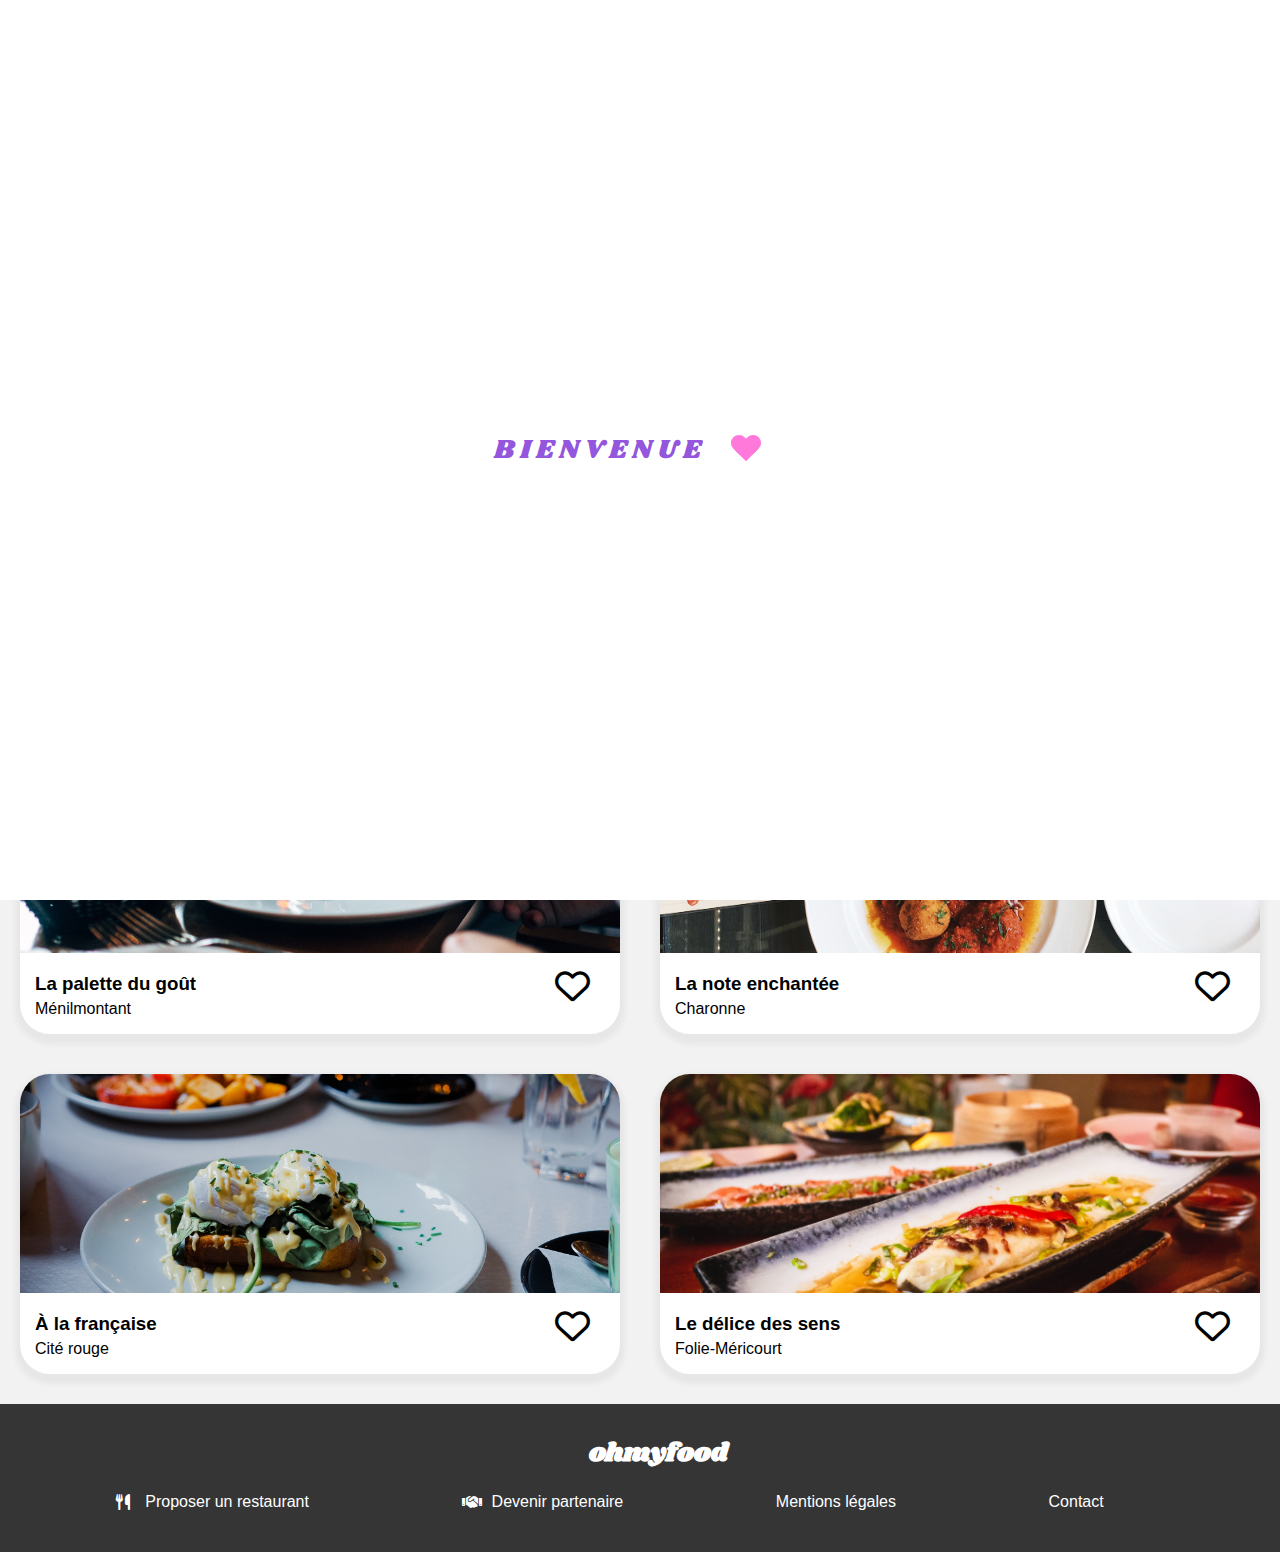
<file: index.html>
<!DOCTYPE html>
<html lang="fr">
    <head>
        <meta charset="utf-8">
        <meta name="viewport" content="width=device-width, initial-scale=1.0">
        <title>Oh My Food</title>
        <link rel="stylesheet" href="css/style.css">
    </head>
    
    <body class="accueil">
    <div class="spinner_loader">
        <span class="lettre">B</span>
        <span class="lettre">I</span>
        <span class="lettre">E</span>
        <span class="lettre">N</span>
        <span class="lettre">V</span>
        <span class="lettre">E</span>
        <span class="lettre">N</span>
        <span class="lettre">U</span>
        <span class="lettre">E</span>
        <div class="coeur">
            <div></div>
        </div>
    </div>
       
      <main class="main_accueil">
            <header>
                <img src="img/logos/ohmyfood.png" class="img_logo" alt="logo">
            </header>
             
            <form>
                <i class="fa-solid fa-location-dot"></i>
                <input type="search" placeholder="Paris, Belleville">
            </form>    
 
            <section class="section_bienvenue">
                <h1>Réservez le menu qui vous convient</h1>
                <p>Découvrez des restaurants d'exception,sélectionnés par nos soins.</p>
                <a href="#restaurants">Explorer nos restaurants.</a>
            </section>

            <section class="fonctionnement">
                <h2>Fonctionnement</h2>

                <ul>
                    <li>
                        <span class="numero">1</span>
                        <i class="fa-solid fa-mobile-screen-button"></i>
                        <p> Choisissez un restaurant </p>
                    </li>

                    <li>
                        <span class="numero">2</span>
                        <i class="fa-solid fa-list"></i>
                        <p>Composez votre menu</p>
                    </li>

                    <li>
                        <span class="numero">3</span>
                        <i class="fa-solid fa-store"></i>
                        <p>Dégustez au restaurant</p>
                    </li>
                </ul>
            </section>

            <article id="restaurants">
                <h2>Restaurants</h2>

                    <a href="menus/la_palette_du_gout.html">
                        <figure class="carte">
                            <img src="img/resto/la_palette_du_gout.jpg" class="img_restaurant" alt="Photo d'un plat du restaurant">
                            <figcaption>
                                <h3>La palette du goût</h3>   
                                <p>Ménilmontant</p> 
                                <figure>
                                    <i class="fa-regular fa-heart"></i>
                                    <i class="fa-solid fa-heart"></i>
                                </figure>                           
                                <div class="nouveau">Nouveau</div>
                            </figcaption>
                        </figure>
                    </a>

                    <a href="menus/la_note_enchantee.html">
                        <figure class="carte">
                            <img src="img/resto/la_note_enchantee.jpg" class="img_restaurant" alt="Photo d'un plat du restaurant">
                            <figcaption>
                                <h3>La note enchantée</h3>   
                                <p>Charonne</p> 
                                <figure>
                                    <i class="fa-regular fa-heart"></i>
                                    <i class="fa-solid fa-heart"></i>
                                </figure>
                                <div class="nouveau">Nouveau</div>
                            </figcaption>
                        </figure>
                    </a>

                    <a href="menus/a_la_francaise.html">
                        <figure class="carte">
                            <img src="img/resto/a_la_francaise.jpg" class="img_restaurant" alt="Photo d'un plat du restaurant">
                            <figcaption>
                                <h3>À la française</h3>   
                                <p>Cité rouge</p> 
                                <figure>
                                    <i class="fa-regular fa-heart"></i>
                                    <i class="fa-solid fa-heart"></i>
                                </figure>
                            </figcaption>
                        </figure>
                    </a>
                    
                    <a href="menus/le_delice_des_sens.html">
                        <figure class="carte">
                            <img src="img/resto/le_delice_des_sens.jpg" class="img_restaurant" alt="Photo d'un plat du restaurant">
                            <figcaption>
                                <h3>Le délice des sens</h3>   
                                <p>Folie-Méricourt</p> 
                                <figure>
                                    <i class="fa-regular fa-heart"></i>
                                    <i class="fa-solid fa-heart"></i>
                                </figure>
                            </figcaption>
                        </figure>
                    </a>
            </article>
        

            <footer>
                <h4>ohmyfood</h4>
                    <ul>
                        <li>
                            <a href="#">
                                <i class="fa-solid fa-utensils"></i>
                                <p>Proposer un restaurant</p>
                            </a>
                        </li>

                        <li>
                            <a href="#">
                                <i class="fa-solid fa-handshake"></i>
                                <p>Devenir partenaire</p>
                            </a>
                        </li>

                        <li>
                            <a href="#">Mentions légales</a>
                        </li>

                        <li>
                            <a href="mailto:contact@ohmyfood.com">Contact</a>
                        </li>
                    </ul>
            </footer>
        </main>
    </body>
</file>
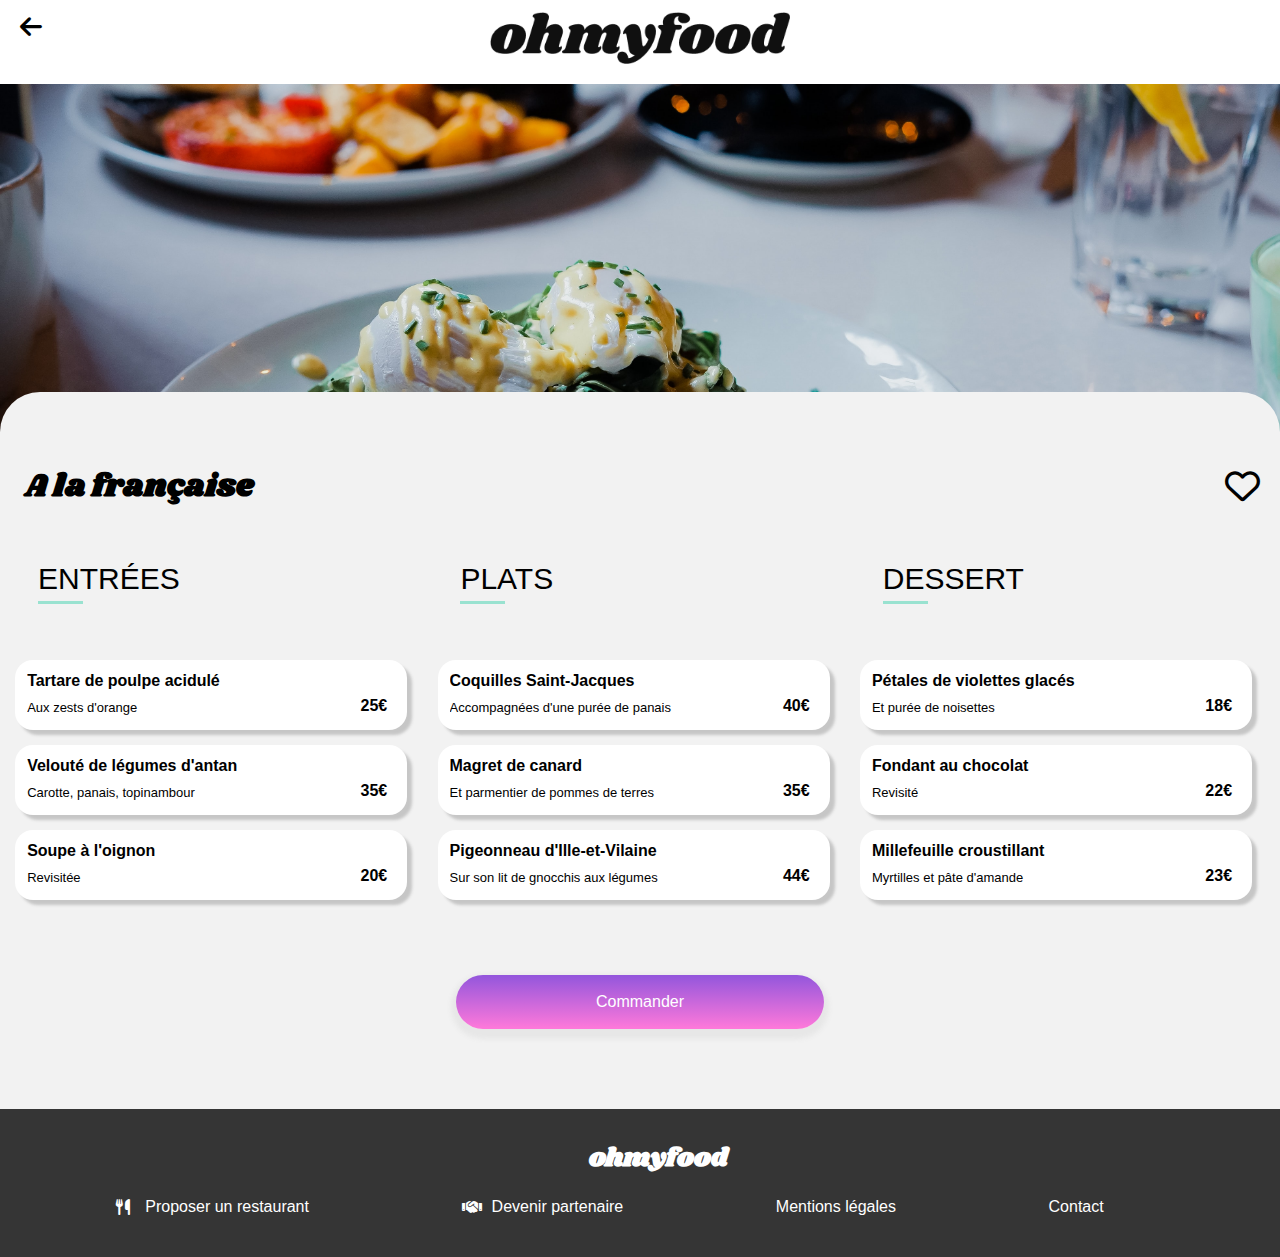
<file: menus/a_la_francaise.html>
<!DOCTYPE html>
<html lang="fr">
    <head>
        <meta charset="UTF-8">
        <meta name="viewport" content="width=device-width, initial-scale=1.0">
        <title>A la française</title>
        <link rel="stylesheet" href="../css/style.css">
    </head>
    <body>
    <header class="header_menu">
        <a href="../index.html">
            <i class="fa-solid fa-arrow-left"></i>
            <img src="../img/logos/ohmyfood.png" class="img_logo" alt="logo">
        </a>
    </header>

    <main>
        <header class="superposition">
            <img src="../img/resto/a_la_francaise.jpg" class="img_menu" alt="photo d'un plat du restaurant">
        </header>
        
        <article class="article_menu">
            <header class="titre_resto">
                <h1>A la française</h1>
                <i class="fa-regular fa-heart"></i>
                <i class="fa-solid fa-heart"></i>
            </header>
                <section class="section_menu">
                    <h2>Entrées</h2>
                        <ul class="entrees">
                            <li>
                                <section class="menu_texte">
                                    <h3>Tartare de poulpe acidulé</h3>
                                    <p>Aux zests d'orange</p>
                                </section>
                                <b>25€</b>
                                <label class="menu_validation">                                  
                                    <i class="fa-solid fa-circle-check"></i>
                                </label>
                                
                            </li>

                            <li>
                                <section class="menu_texte">
                                    <h3>Velouté de légumes d'antan</h3>
                                    <p>Carotte, panais, topinambour</p>
                                </section>
                                <b>35€</b>
                                <label class="menu_validation"> 
                                    <i class="fa-solid fa-circle-check"></i>
                                </label>
                            </li>

                            <li>
                                <section class="menu_texte">
                                    <h3>Soupe à l'oignon</h3>
                                    <p>Revisitée</p>
                                </section>
                                <b>20€</b>
                                <label class="menu_validation"> 
                                    <i class="fa-solid fa-circle-check"></i> 
                                </label>
                            </li>
                        </ul>
                </section>

                <section class="section_menu">
                    <h2>Plats</h2>
                    <ul class="plats">
                        <li>
                            <section class="menu_texte">
                                <h3>Coquilles Saint-Jacques</h3>
                                <p>Accompagnées d'une purée de panais</p>
                            </section>
                            <b>40€</b>
                            <label class="menu_validation"> 
                                <i class="fa-solid fa-circle-check"></i>
                            </label>
                        </li>

                        <li>
                            <section class="menu_texte">
                                <h3>Magret de canard</h3>
                                <p>Et parmentier de pommes de terres</p>
                            </section>
                            <b>35€</b>
                            <label class="menu_validation"> 
                                <i class="fa-solid fa-circle-check"></i>
                            </label>
                        </li>

                        <li>
                            <section class="menu_texte">
                                <h3>Pigeonneau d'Ille-et-Vilaine</h3>
                                <p>Sur son lit de gnocchis aux légumes</p>
                            </section>
                            <b>44€</b>
                            <label class="menu_validation"> 
                                <i class="fa-solid fa-circle-check"></i> 
                            </label>
                        </li>
                    </ul>
                </section>

                <section class="section_menu">
                    <h2>Dessert</h2>
                    <ul class="desserts">
                        <li>
                            <section class="menu_texte">
                                <h3>Pétales de violettes glacés</h3>
                                <p>Et purée de noisettes</p>
                            </section>
                            <b>18€</b>
                            <label class="menu_validation"> 
                                <i class="fa-solid fa-circle-check"></i>
                            </label>
                        </li>

                        <li>
                            <section class="menu_texte">
                                <h3>Fondant au chocolat</h3>
                                <p>Revisité</p>
                            </section>
                            <b>22€</b>
                            <label class="menu_validation"> 
                                <i class="fa-solid fa-circle-check"></i>
                            </label>
                        </li>

                        <li>
                            <section class="menu_texte">
                                <h3>Millefeuille croustillant</h3>
                                <p>Myrtilles et pâte d'amande</p>
                            </section>
                            <b>23€</b>
                            <label class="menu_validation"> 
                                <i class="fa-solid fa-circle-check"></i> 
                            </label>
                        </li>
                    </ul>
                </section>
                
                <a href="#">Commander</a>
        </article>
    </main>
   
    <footer>
        
            <h4>ohmyfood</h4>
                <ul>
                    <li>
                        <a class="footer_alignement" href="#">
                            <i class="fa-solid fa-utensils"></i>
                            <p>Proposer un restaurant</p>
                        </a>
                    </li>

                    <li>
                        <a class="footer_alignement" href="#">
                            <i class="fa-solid fa-handshake"></i>
                            <p>Devenir partenaire</p>
                        </a>
                    </li>

                    <li>
                        <a href="#">Mentions légales</a>
                    </li>

                    <li>
                        <a href="mailto:contact@ohmyfood.com">Contact</a>
                    </li>
                </ul>
        
    </footer>
</body>    
</html>
</file>
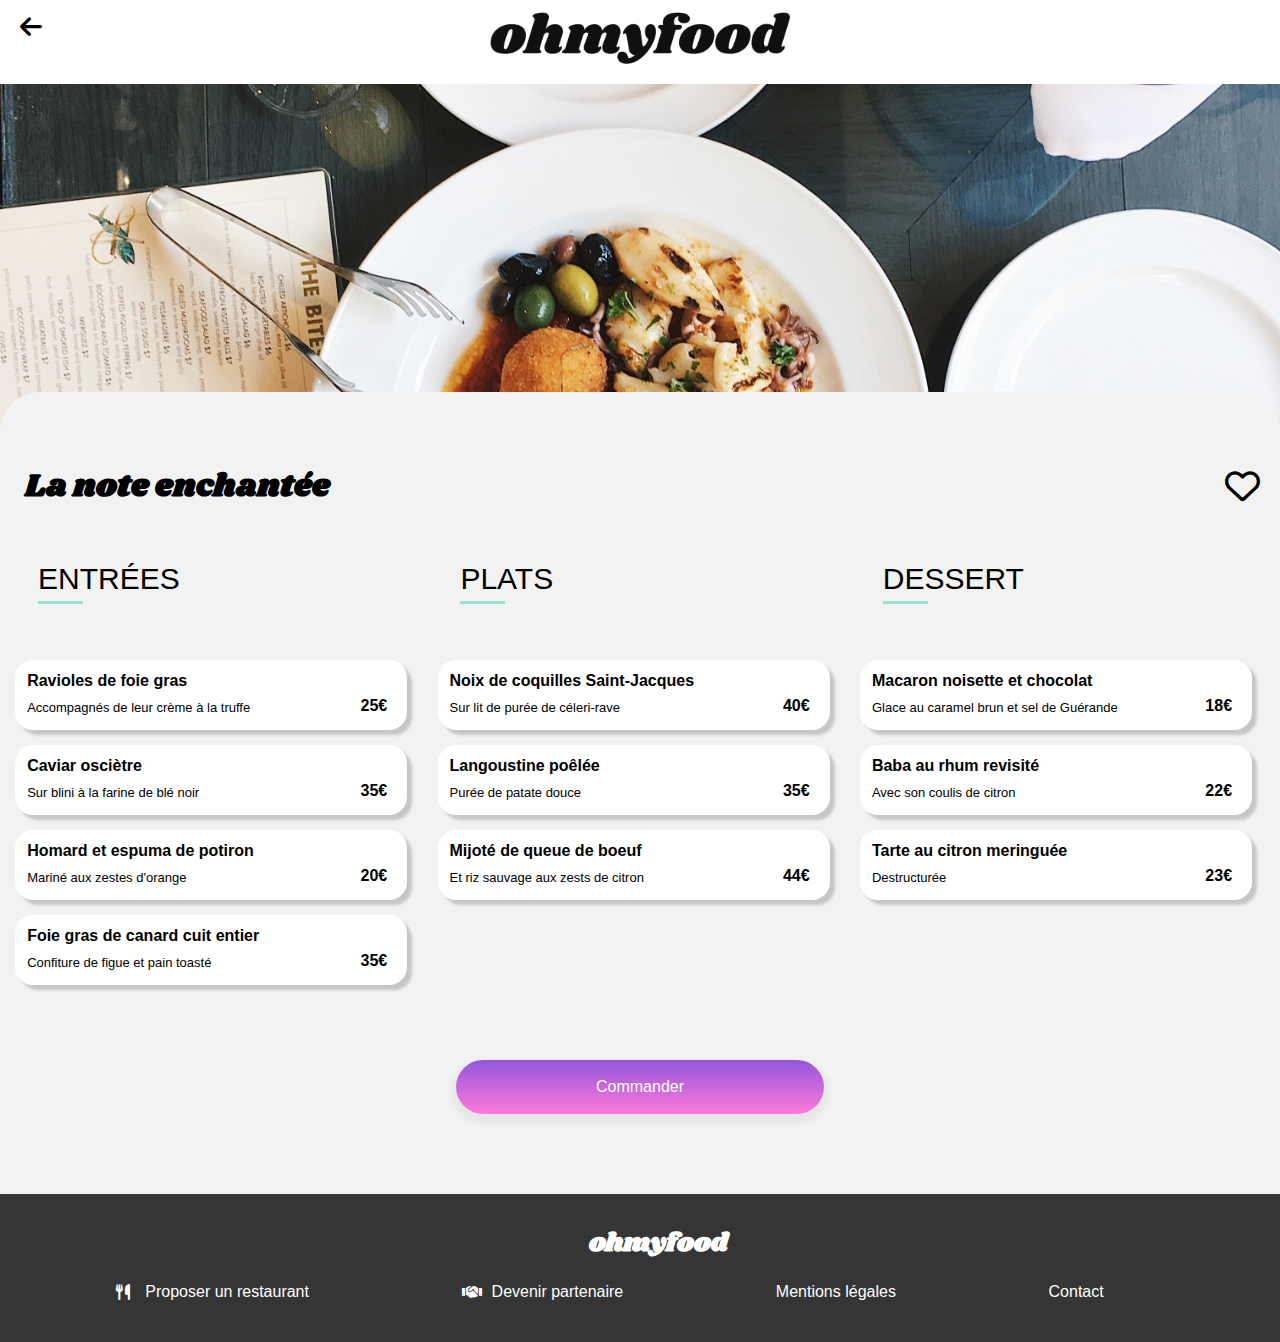
<file: menus/la_note_enchantee.html>
<!DOCTYPE html>
<html lang="fr">
    <head>
        <meta charset="UTF-8">
        <meta name="viewport" content="width=device-width, initial-scale=1.0">
        <title>La note enchantée</title>
        <link rel="stylesheet" href="../css/style.css">
    </head>
    <body>
    <header class="header_menu">
        <a href="../index.html">
            <i class="fa-solid fa-arrow-left"></i>
            <img src="../img/logos/ohmyfood.png" class="img_logo" alt="logo">
        </a>
    </header>

    <main>
        <header class="superposition">
            <img src="../img/resto/la_note_enchantee.jpg" class="img_menu" alt="photo d'un plat du restaurant">
        </header>

        <article class="article_menu">
            <header class="titre_resto">
            <h1>La note enchantée</h1>
            <i class="fa-regular fa-heart"></i>
            <i class="fa-solid fa-heart"></i>
            </header>
                <section class="section_menu">
                    <h2>Entrées</h2>
                        <ul class="entrees">
                            <li>
                                <section class="menu_texte">
                                <h3>Ravioles de foie gras</h3>
                                <p>Accompagnés de leur crème à la truffe</p>
                                </section>
                                <b>25€</b>
                                <label class="menu_validation"> 
                                    <i class="fa-solid fa-circle-check"></i>
                                </label>
                            </li>

                            <li>
                                <section class="menu_texte">
                                <h3>Caviar osciètre</h3>
                                <p>Sur blini à la farine de blé noir</p>
                                </section>
                                <b>35€</b>
                                <label class="menu_validation"> 
                                    <i class="fa-solid fa-circle-check"></i>
                                </label>
                            </li>

                            <li>
                                <section class="menu_texte">
                                <h3>Homard et espuma de potiron</h3>
                                <p>Mariné aux zestes d'orange</p>
                                </section>
                                <b>20€</b>
                                <label class="menu_validation"> 
                                    <i class="fa-solid fa-circle-check"></i> 
                                </label>
                            </li>
                            
                            <li>
                                <section class="menu_texte">
                                <h3>Foie gras de canard cuit entier</h3>
                                <p>Confiture de figue et pain toasté</p>
                            </section>
                                <b>35€</b>
                                <label class="menu_validation"> 
                                    <i class="fa-solid fa-circle-check"></i>
                                </label>
                            </li>
                        </ul>
                    </section>

                <section class="section_menu">
                    <h2>Plats</h2>
                    <ul class="plats">
                        <li>
                            <section class="menu_texte">
                            <h3>Noix de coquilles Saint-Jacques</h3>
                            <p>Sur lit de purée de céleri-rave</p>
                        </section>
                            <b>40€</b>
                            <label class="menu_validation"> 
                                <i class="fa-solid fa-circle-check"></i>
                            </label>
                        </li>

                        <li>
                            <section class="menu_texte">
                            <h3>Langoustine poêlée</h3>
                            <p>Purée de patate douce</p>
                        </section>
                            <b>35€</b>
                            <label class="menu_validation"> 
                                <i class="fa-solid fa-circle-check"></i>
                            </label>
                        </li>

                        <li>
                            <section class="menu_texte">
                            <h3>Mijoté de queue de boeuf</h3>
                            <p>Et riz sauvage aux zests de citron</p>
                        </section>
                            <b>44€</b>
                            <label class="menu_validation"> 
                                <i class="fa-solid fa-circle-check"></i> 
                            </label>
                        </li>
                    </ul>
                </section>

                <section class="section_menu">
                    <h2>Dessert</h2>
                    <ul class="desserts">
                        <li>
                            <section class="menu_texte">
                            <h3>Macaron noisette et chocolat</h3>
                            <p>Glace au caramel brun et sel de Guérande</p>
                        </section>
                            <b>18€</b>
                            <label class="menu_validation"> 
                                <i class="fa-solid fa-circle-check"></i>
                            </label>
                        </li>

                        <li>
                            <section class="menu_texte">
                            <h3>Baba au rhum revisité</h3>
                            <p>Avec son coulis de citron</p>
                        </section>
                            <b>22€</b>
                            <label class="menu_validation"> 
                                <i class="fa-solid fa-circle-check"></i>
                            </label>
                        </li>

                        <li>
                            <section class="menu_texte">
                            <h3>Tarte au citron meringuée</h3>
                            <p>Destructurée</p>
                            </section>
                            <b>23€</b>
                            <label class="menu_validation"> 
                                <i class="fa-solid fa-circle-check"></i> 
                            </label>
                        </li>
                    </ul>
                </section>
                
                <a href="#">Commander</a>
        </article>
    </main>
   
    <footer>
        
            <h4>ohmyfood</h4>
                <ul>
                    <li>
                        <a href="#">
                            <i class="fa-solid fa-utensils"></i>
                            <p>Proposer un restaurant</p>
                        </a>
                    </li>

                    <li>
                        <a href="#">
                            <i class="fa-solid fa-handshake"></i>
                            <p>Devenir partenaire</p>
                        </a>
                    </li>

                    <li>
                        <a href="#">Mentions légales</a>
                    </li>

                    <li>
                        <a href="mailto:contact@ohmyfood.com">Contact</a>
                    </li>
                </ul>
        
    </footer>
</body>
</html>
</file>
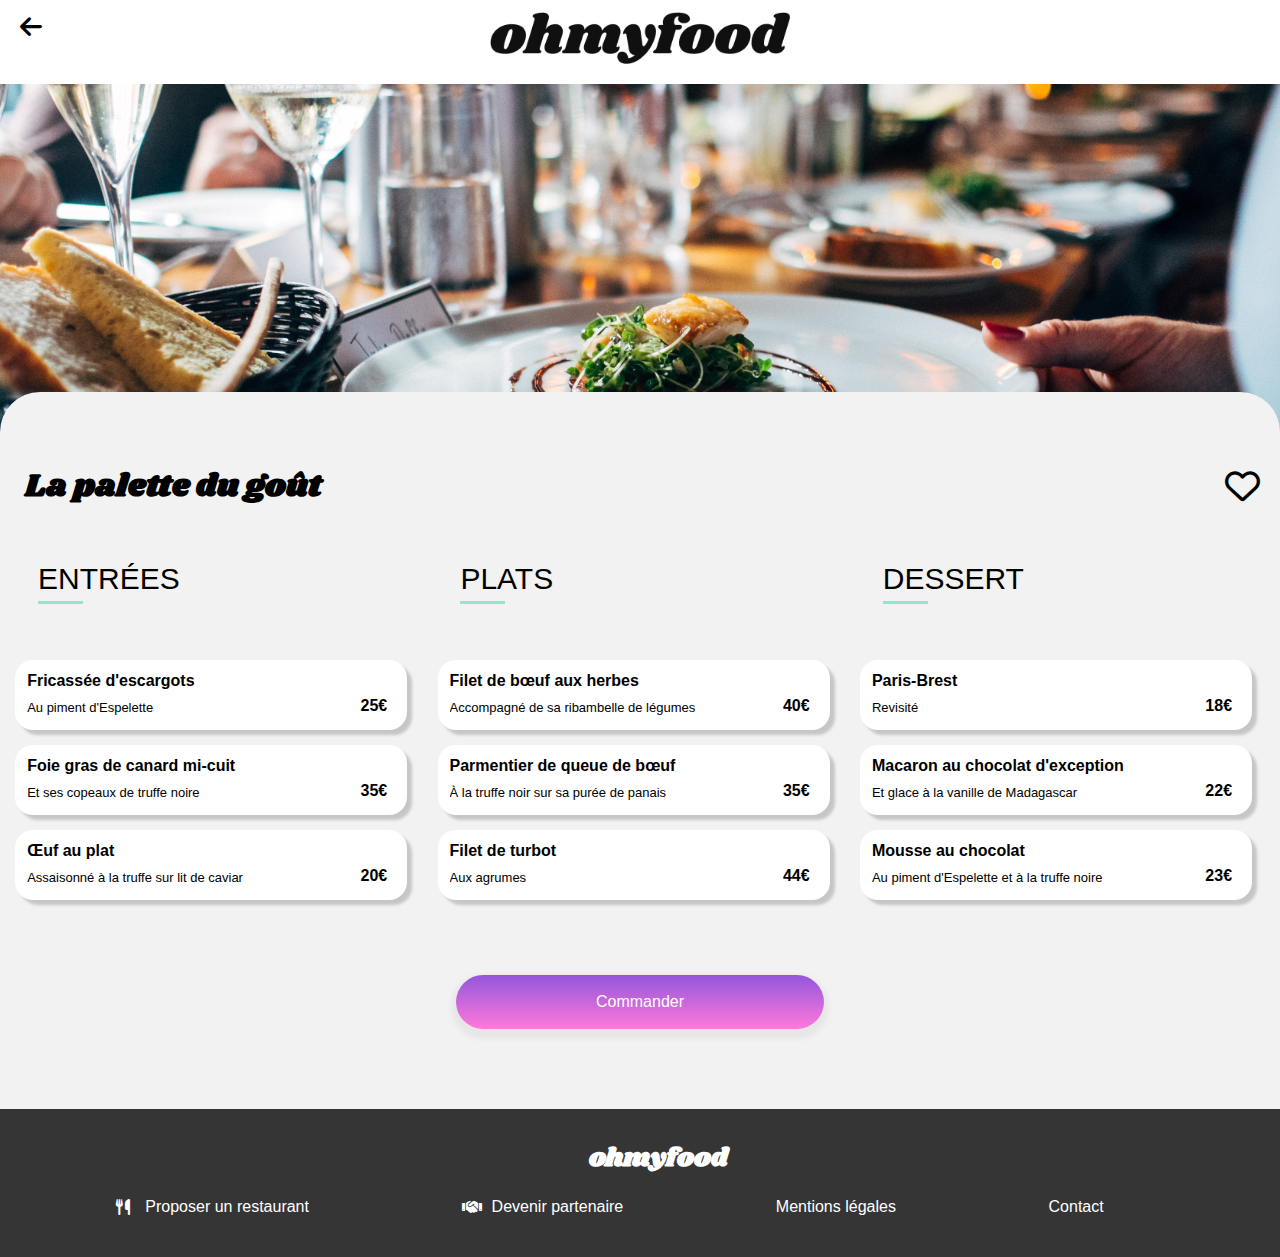
<file: menus/la_palette_du_gout.html>
<!DOCTYPE html>
<html lang="fr">
    <head>
        <meta charset="UTF-8">
        <meta name="viewport" content="width=device-width, initial-scale=1.0">
        <title>La palette du goût</title>
        <link rel="stylesheet" href="../css/style.css">
    </head>
    <body>
    <header class="header_menu">
        <a href="../index.html">
            <i class="fa-solid fa-arrow-left"></i>
            <img src="../img/logos/ohmyfood.png" class="img_logo" alt="logo">
        </a>
    </header>

    <main>
        <header class="superposition">
            <img src="../img/resto/la_palette_du_gout.jpg" class="img_menu" alt="photo d'un plat du restaurant">
        </header>

        <article class="article_menu">
            <header class="titre_resto">
            <h1>La palette du goût</h1>
            <i class="fa-regular fa-heart"></i>
            <i class="fa-solid fa-heart"></i>
            </header>
            
                <section class="section_menu">
                    <h2>Entrées</h2>
                        <ul class="entrees">
                            <li>
                                <section class="menu_texte">
                                <h3>Fricassée d'escargots</h3>
                                <p>Au piment d'Espelette</p>
                                </section>
                                <b>25€</b>
                                <label class="menu_validation"> 
                                    <i class="fa-solid fa-circle-check"></i>
                                </label>
                            </li>

                            <li>
                                <section class="menu_texte">
                               <h3>Foie gras de canard mi-cuit</h3>
                                <p>Et ses copeaux de truffe noire</p> 
                                </section>          
                                <b>35€</b>
                                <label class="menu_validation"> 
                                    <i class="fa-solid fa-circle-check"></i>
                                </label>
                            </li>

                            <li>
                                <section class="menu_texte">
                             <h3>Œuf au plat</h3>
                                <p>Assaisonné à la truffe sur lit de caviar</p>
                                </section>
                                <b>20€</b>
                                <label class="menu_validation"> 
                                    <i class="fa-solid fa-circle-check"></i> 
                                </label>
                            </li>
                        </ul>
                </section>

                <section class="section_menu">
                    <h2>Plats</h2>
                    <ul class="plats">
                        <li>
                            <section class="menu_texte">
                            <h3>Filet de bœuf aux herbes</h3>
                            <p>Accompagné de sa ribambelle de légumes</p>
                            </section>
                            <b>40€</b>
                            <label class="menu_validation"> 
                                <i class="fa-solid fa-circle-check"></i>
                            </label>
                        </li>

                        <li>
                            <section class="menu_texte">
                            <h3>Parmentier de queue de bœuf</h3>
                            <p>À la truffe noir sur sa purée de panais</p>
                            </section>
                            <b>35€</b>
                            <label class="menu_validation"> 
                                <i class="fa-solid fa-circle-check"></i>
                            </label>
                        </li>

                        <li>
                            <section class="menu_texte">
                            <h3>Filet de turbot</h3>
                            <p>Aux agrumes</p>
                            </section>
                            <b>44€</b>
                            <label class="menu_validation"> 
                                <i class="fa-solid fa-circle-check"></i> 
                            </label>
                        </li>
                    </ul>
                </section>

                <section class="section_menu">
                    <h2>Dessert</h2>
                    <ul class="desserts">
                        <li>
                            <section class="menu_texte">
                            <h3>Paris-Brest</h3>
                            <p>Revisité</p>
                            </section>
                            <b>18€</b>
                            <label class="menu_validation"> 
                                <i class="fa-solid fa-circle-check"></i>
                            </label>
                        </li>

                        <li>
                            <section class="menu_texte">
                            <h3>Macaron au chocolat d'exception</h3>
                            <p>Et glace à la vanille de Madagascar</p>
                            </section>
                            <b>22€</b>
                            <label class="menu_validation"> 
                                <i class="fa-solid fa-circle-check"></i>
                            </label>
                        </li>

                        <li>
                            <section class="menu_texte">
                            <h3>Mousse au chocolat</h3>
                            <p>Au piment d'Espelette et à la truffe noire</p>
                            </section>
                            <b>23€</b>
                            <label class="menu_validation"> 
                                <i class="fa-solid fa-circle-check"></i>
                            </label> 
                        </li>
                    </ul>
                </section>
                
                <a href="#">Commander</a>
        </article>
    </main>
   
    <footer>
            <h4>ohmyfood</h4>
                <ul>
                    <li>
                        <a href="#">
                            <i class="fa-solid fa-utensils"></i>
                            <p>Proposer un restaurant</p>
                        </a>
                    </li>

                    <li>
                        <a href="#">
                            <i class="fa-solid fa-handshake"></i>
                            <p>Devenir partenaire</p>
                        </a>
                    </li>

                    <li>
                        <a href="#">Mentions légales</a>
                    </li>

                    <li>
                        <a href="mailto:contact@ohmyfood.com">Contact</a>
                    </li>
                </ul>
       
    </footer>
</body>
</html>
</file>
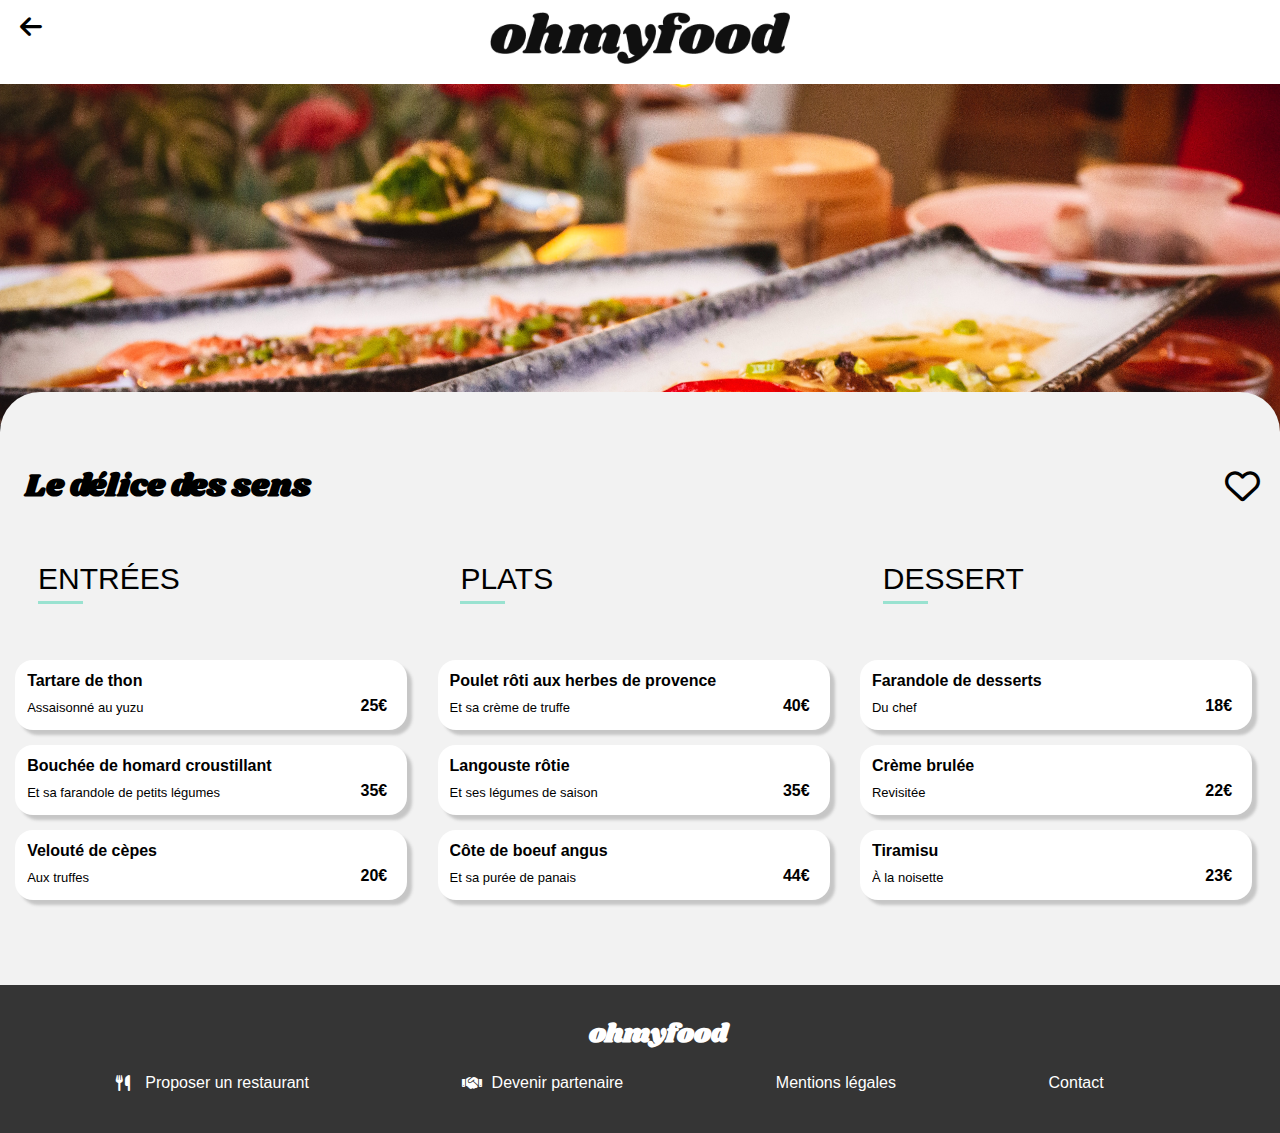
<file: menus/le_delice_des_sens.html>
<!DOCTYPE html>
<html lang="fr">
    <head>
        <meta charset="UTF-8">
        <meta name="viewport" content="width=device-width, initial-scale=1.0">
        <title>Le délice des sens</title>
        <link rel="stylesheet" href="../css/style.css">
    </head>
    <body>
    <header class="header_menu">
        <a href="../index.html">
            <i class="fa-solid fa-arrow-left"></i>
            <img src="../img/logos/ohmyfood.png" class="img_logo" alt="logo">
        </a>
    </header>

    <main>
        <header class="superposition">
            <img src="../img/resto/le_delice_des_sens.jpg" class="img_menu" alt="photo d'un plat du restaurant">
        </header>

        <article class="article_menu">
            <header class="titre_resto">
            <h1>Le délice des sens</h1>
            <i class="fa-regular fa-heart"></i>
            <i class="fa-solid fa-heart"></i>
            </header>
            
                <section class="section_menu">
                    <h2>Entrées</h2>
                        <ul class="entrees">
                            <li>
                                <section class="menu_texte">
                                <h3>Tartare de thon</h3>
                                <p>Assaisonné au yuzu</p>
                                </section>
                                <b>25€</b>
                                <label class="menu_validation"> 
                                    <i class="fa-solid fa-circle-check"></i>
                                </label>    
                            </li>

                            <li>
                                <section class="menu_texte">
                                <h3>Bouchée de homard croustillant</h3>
                                <p>Et sa farandole de petits légumes</p>
                                </section>
                                <b>35€</b>
                                <label class="menu_validation"> 
                                    <i class="fa-solid fa-circle-check"></i>
                                </label>    
                            </li>

                            <li>
                                <section class="menu_texte">
                                <h3>Velouté de cèpes</h3>
                                <p>Aux truffes</p>
                                </section>
                                <b>20€</b>
                                <label class="menu_validation"> 
                                    <i class="fa-solid fa-circle-check"></i> 
                                </label>    
                            </li>
                        </ul>
                </section>

                <section class="section_menu">
                    <h2>Plats</h2>
                    <ul class="plats">
                        <li>
                            <section class="menu_texte">
                            <h3>Poulet rôti aux herbes de provence</h3>
                            <p>Et sa crème de truffe</p>
                            </section>
                            <b>40€</b>
                            <label class="menu_validation"> 
                                <i class="fa-solid fa-circle-check"></i>
                            </label>    
                        </li>

                        <li>
                            <section class="menu_texte">
                            <h3>Langouste rôtie</h3>
                            <p>Et ses légumes de saison</p>
                            </section>
                            <b>35€</b>
                            <label class="menu_validation"> 
                                <i class="fa-solid fa-circle-check"></i>
                            </label>    
                        </li>

                        <li>
                            <section class="menu_texte">
                            <h3>Côte de boeuf angus</h3>
                            <p>Et sa purée de panais</p>
                            </section>
                            <b>44€</b>
                            <label class="menu_validation"> 
                                <i class="fa-solid fa-circle-check"></i> 
                            </label>    
                        </li>
                    </ul>
                </section>

                <section class="section_menu">
                    <h2>Dessert</h2>
                    <ul class="desserts">
                        <li>
                            <section class="menu_texte">
                            <h3>Farandole de desserts</h3>
                            <p>Du chef</p>
                            </section>
                            <b>18€</b>
                            <label class="menu_validation"> 
                                <i class="fa-solid fa-circle-check"></i>
                            </label>    
                        </li>

                        <li>
                            <section class="menu_texte">
                            <h3>Crème brulée</h3>
                            <p>Revisitée</p>
                            </section>
                            <b>22€</b>
                            <label class="menu_validation"> 
                                <i class="fa-solid fa-circle-check"></i>
                            </label>
                        </li>

                        <li>
                            <section class="menu_texte">
                            <h3>Tiramisu</h3>
                            <p>À la noisette</p>
                            </section>
                            <b>23€</b>
                            <label class="menu_validation"> 
                                <i class="fa-solid fa-circle-check"></i> 
                            </label>
                        </li>
                    </ul>
                </section>
        </article>
    </main>
    <footer>
       
            <h4>ohmyfood</h4>
                <ul>
                    <li>
                        <a href="#">
                            <i class="fa-solid fa-utensils"></i>
                            <p>Proposer un restaurant</p>
                        </a>
                    </li>

                    <li>
                        <a href="#">
                            <i class="fa-solid fa-handshake"></i>
                            <p>Devenir partenaire</p>
                        </a>
                    </li>

                    <li>
                        <a href="#">Mentions légales</a>
                    </li>

                    <li>
                        <a href="mailto:contact@ohmyfood.com">Contact</a>
                    </li>
                </ul>
        
    </footer>
</body>
</html>
</file>
<file: css/style.css>
@import url('https://necolas.github.io/normalize.css/8.0.1/normalize.css');
@import url('https://fonts.googleapis.com/css2?family=Shrikhand&Roboto&display=swap');
@import url('https://cdnjs.cloudflare.com/ajax/libs/font-awesome/6.1.1/css/all.min.css');

:root {                               
  --primary: #9356dc;
  --secondary: #ff79da;
  --tertiary: #99e2d0;
  --footer-color: #353535;
  --grey-background: #f2f2f2;
  --grey-shadow: #e7e7e7;
  --dark-grey-shadow: #c6c6c6;
  --grey-icon: #808080;
  --green-new: #008766;
  --blue-working: #deebff;
}

@keyframes progressive { /*-- Animation menu --*/
  0% {
    transform: translateY(20px);
    opacity: 0;
  }
  100% {
    transform: translateY(0);
    opacity: 1;
  }
}

@keyframes elipse { /*-- text-overflow des menus lors du hover --*/
  0% {
    width: 90%;
  }
  100% {
    width: 60%;
  }
}

@keyframes flash { /*-- Animation des lettres --*/
  0% {
      color: var(--primary);
      text-shadow: 0 0 7px var(--primary);
  }
  90% {
      color: var(--secondary);
      text-shadow: none;
  }
  100% {
      color: var(--tertiary);
      text-shadow: 0 0 7px var(--tertiary);
  }
}

@keyframes spinner-off { /*-- Animation du loading spinner --*/
  0% {
    transform: scaleX(1);
    opacity: 1;
  }
  100% {
    transform: scaleX(0);
    opacity: 0;
  }
}

@keyframes coeur { /*-- Animation du coeur du loading-spinner --*/
  0% {
    transform: scale(0.95);
  }
  5% {
    transform: scale(1.1);
  }
  39% {
    transform: scale(0.85);
  }
  45% {
    transform: scale(1);
  }
  60% {
    transform: scale(0.95);
  }
  100% {
    transform: scale(0.9);
  }
}

@keyframes scroll { /*-- Animation pour pas scroll lors du loading spinner --*/
  0% {
    overflow-y: hidden;  
  }
  100% {
    overflow-y: auto;
  }
}

/*---------- Loading spinner ----------*/

.spinner_loader {
  position: fixed;
  width: 100%;
  height: 100%;
  background: #fff;
  z-index: 999;
  display: flex; 
  justify-content: center;
  align-items: center;
  animation: spinner-off 1s 3s ease forwards;
}

/*---------- Coeur du loading spinner ----------*/

.coeur {
  display: inline-block;
  position: relative;
  width: 80px;
  height: 80px;
  transform: rotate(45deg);
 }

.coeur div {
  top: 32px;
  left: 32px;
  position: absolute;
  width: 16px;
  height: 16px;
  background: var(--secondary);
  animation: coeur 1.2s infinite cubic-bezier(0.215, 0.61, 0.355, 1);
}
.coeur div:after,
.coeur div:before {
  content: " ";
  position: absolute;
  display: block;
  width: 16px;
  height: 16px;
  background: var(--secondary);
}
.coeur div:before {
  left: -10px;
  border-radius: 50% 0 0 50%;
}
.coeur div:after {
  top: -10px;
  border-radius: 50% 50% 0 0;
}

/*---------- Lettres du loading spinner ----------*/

.lettre {
  color: var(--primary);
  font-size: 1.7rem;
  font-family: "Shrikhand";
  letter-spacing: 5px;
  animation: flash 1.2s linear infinite;
}

.lettre:nth-child(1){
  animation-delay: 0.1s;
}
.lettre:nth-child(2){
  animation-delay: 0.2s;
}
.lettre:nth-child(3){
  animation-delay: 0.3s;
}
.lettre:nth-child(4){
  animation-delay: 0.4s;
}
.lettre:nth-child(5){
  animation-delay: 0.5s;
}
.lettre:nth-child(6){
  animation-delay: 0.6s;
}
.lettre:nth-child(7){
  animation-delay: 0.7s;
}
.lettre:nth-child(8){
  animation-delay: 0.8s;
}
.lettre:nth-child(9){
  animation-delay: 0.9s;
}

body {
    box-sizing: border-box;
    margin: 0;
    padding: 0;
    font-family: Roboto, sans-serif;
}

.accueil{/* Pas de scroll possible pendant le loading spinner*/
  animation: scroll 6s ease-in-out;
}

  [type="search"] {/* Pas de bordure autour de la barre de recherche*/
   outline: none;
}

/*---------- Css des ul ----------*/

  ul {
    list-style: none;
  }

  .fonctionnement ul {
    padding-left: 10%;
  }

  footer ul { 
    margin: 0;
  padding-bottom: 30px
  }

  .article_menu ul {
    display: flex;
  flex-direction: column;
  align-items: center;
  margin-bottom: 30px;
  padding: 0;
   }

   /*---------- Css des liens ----------*/

  a {
    color: inherit;
    text-decoration: none;
  }

  .section_bienvenue a {
    border: none;
   border-radius: 30px;
   padding: 18px 30px 18px 30px;
   text-decoration: none;
   color: #fff;
   background: linear-gradient(var(--primary), var(--secondary));
   box-shadow: 0 5px 5px 5px darkgray;
   }

  .article_menu a {
    margin: auto;
    margin-bottom: 70px;
   border-radius: 30px;
   padding: 18px 50px 18px 50px;
   width: 21%;
   text-align: center;
   color: #fff;
   background: linear-gradient(var(--primary), var(--secondary));
   box-shadow: 0 5px 5px 5px var(--grey-shadow);
  }

  footer a {
  display: flex;
  align-items: center;
  height: 20px;
  }

/*---------- Css des puces ----------*/

footer li {
  padding-bottom: 10px;
  }   

.fonctionnement li {
  display: flex;
  flex-direction: row;
  align-items: center;
  position: relative;
  margin-bottom: 25px;
  border-radius: 20px;
  padding: 8px 12px 8px 0;
  width: 85%;
  box-shadow:0 5px 5px 5px var(--grey-shadow);
 background-color: var(--grey-background);
 cursor: pointer;
}

.article_menu li {
  display: flex;
  justify-content: space-between;
  align-items: flex-end;
  position: relative;
  overflow: hidden;
  margin-bottom: 15px;
  border-radius: 18px;
  padding: 12px 0 15px 12px;
  width: 90%;
  box-shadow: 5px 5px 3px var(--dark-grey-shadow);
  background-color: #fff;
  cursor: pointer;
   }

/*----------Css du header ainsi que du logo ohmyfood  ----------*/
   
header {
  padding:20px 0;
}

.img_logo {
  display: flex;
  margin: auto;
  max-width: 300px;
}

/*---------- Css du form et de la barre de recherche ----------*/

form {
      margin: auto;
      padding: 25px 0 25px 0;
      width: 100%;
      text-align: center;
	    background-color: var(--grey-shadow);	
    }

form input {
    border: none;
    text-align: center;
   background-color: var(--grey-shadow);
   
  }

/*---------- Css et mise en place de la section bienvenue----------*/

  .section_bienvenue {
    display: flex;
    flex-direction: column;
    align-items: center;
    margin-bottom: 50px;
    padding: 30px 0 50px 0;
    background-color: var(--grey-background); 
  }

  .section_bienvenue h1,
  .section_bienvenue p {
    margin: 0;
    width: 90%;
    text-align: center;
  }

  .section_bienvenue h1 {
    padding-bottom: 10px; 
  }
  
  .section_bienvenue p {
    padding-bottom: 20px;
  }

/*---------- Css de la section fonctionnement----------*/

.fonctionnement h2 {
    margin: auto;
    padding-bottom: 10px;
    width: 90%;
  }

.fonctionnement .fa-solid {
    margin:0px 30px 0 35px;
    font-size: 20px;
    text-decoration: none;
}   

.numero {
  position: absolute;
  left: -11px;
  border-radius: 100%;
  padding: 3px 8px;
  font-size: 18px;
  background-color: var(--primary);
  color: #fff;
}

 .fa-mobile-screen-button, .fa-list, .fa-store {
  color: var(--grey-icon);
}


main article {
  display: flex;
  flex-direction: column;
  padding: 50px 0 10px 0;
  width: 100%;
  background-color: var(--grey-background);
}

article h2 {
  margin: auto;
  width: 85%;
}

/*---------- Css des cards des restaurants dans l'index ----------*/

.carte {
 display: flex;
 flex-direction: column;
 position: relative;
 overflow: hidden;
 margin: 20px;
 border-radius: 30px;
 height: 300px;
 box-shadow:0 5px 5px 5px var(--grey-shadow);
 background-color: #fff;
}

.carte img {
  overflow: hidden;
  width: 100%;
 height: 100%;
 object-fit: cover;
}

.carte h3 {
  margin: 20px 0 0 15px;
  color: black;
}

.carte p {
 margin: 5px 0 0 15px;
 color:black;
}

.carte i {
position: absolute;
 right: 30px;
 bottom: 30px;
 font-size: 35px;
 cursor: pointer;
}

.nouveau {
position: absolute;
right: 15px;
top: 15px;
border-radius: 2px;
padding: 5px 10px;
font-weight: 600;
background-color: var(--tertiary);
color: var(--green-new);
cursor: pointer;
}

/*---------- Header des pages restaurant ----------*/

.header_menu {
  position: relative;
 padding-top: 12px;
 padding-bottom: 0;
}

.header_menu i {
  position: absolute;
  top: 15px;
  left: 20px;
  font-size: 25px;
}

.header_menu img {
  display: flex;
 margin: auto;
 width: 50%;
}

/*----------Css de l'image des restaurants dans les pages restaurant ----------*/

.superposition {
  height: 288px
}

.img_menu {
  width: 100%;
  max-height: 500px;
  min-height: 360px;
  object-fit: cover;
}

/*---------- Css des noms des restaurants ainsi que du coeur qui les accompagne dans les pages restaurant ----------*/

.titre_resto {
display: flex;
align-items: center;
margin:-55px 0px 2px 3px;
font-family: Shrikhand, cursive;
}

.titre_resto h1 {
  font-size: 1.75em;
  margin:20px;
}

.titre_resto i {
  position: absolute;
  right: 20px;
  font-size: 30px;
}

header .fa-solid.fa-heart {
  font-size: 30px;
}

/*---------- Css des menus des restaurants ----------*/

.article_menu {
  display: flex;
  position: relative;
  border-top-left-radius: 40px;
  border-top-right-radius: 40px;
  background-color: var(--grey-background);
}

.article_menu h2 {
  font-weight: normal;
  text-transform: uppercase;
 }

 .article_menu h2::after {
  display: block;
  border-bottom: 3px solid var(--tertiary);
  padding-top: 5px;
  width: 45px;
  font-size: 0;
  content: ".";
}

.article_menu h3 {
  overflow: hidden;
  margin: 0;
  padding-bottom: 10px;
  text-overflow: ellipsis;
  font-size: 16px;
}

.article_menu p {
  overflow: hidden;
  margin: 0 10px 0 0;
  text-overflow: ellipsis;
  font-size: 13px;
 }

.article_menu b {
  display: block;
  margin-left: 20px;
  padding-right: 20px;
  font-weight: bold;
  transition: 0.3s all linear;
}

.menu_texte {
  overflow: hidden;
  width: 90%;
white-space: nowrap;
}

/*---------- Css du footer (commun à toutes les pages)----------*/

footer {
background-color: var(--footer-color);
color: white;
}
  
footer h3 {
margin: 0;
padding: 30px 0 20px 36px;
font-size: 20px;
font-family: Shrikhand, cursive;
}
      
footer h4 {
  margin: 0;
  padding: 30px 0 20px 36px;
  font-size: 20px;
  font-family: Shrikhand, cursive;
}    

.fa-utensils {
    padding-right: 15px;
   }
   
.fa-handshake {
     padding-right: 10px;
}

/*---------- Css du check lors du survol des cartes de menu ----------*/

.menu_validation {
display: flex;
justify-content: center;
align-items: center;
position: absolute;
width: 62px;
right: -82px;
top: 0px;
border-radius: 0 18px 18px 0;
height: 100%;
background-color: var(--tertiary);
transition: 0.3s all linear;
}

.menu_validation i {
  font-size: 30px;
  color: #fff;
}

/*---------- Animation des menus lors du chargement des pages restaurant ----------*/

.entrees {
  animation: progressive 1s ease-in-out both;
}

.plats {
  animation: progressive 1s 0.5s ease-in-out both;
}

.desserts {
  animation: progressive 1s 1s ease-in-out both;
}

/*---------- Animation lors du survol ----------*/

.fonctionnement li:hover,
.fonctionnement li:focus {/*-- survol des li du fonctionnement --*/
transition: 500ms;
background-color: #f5edff ;
}

.fonctionnement li:hover .fa-mobile-screen-button, 
.fonctionnement li:focus .fa-mobile-screen-button {/*--Changement de couleur icone--*/
  color: var(--primary);
}

.fonctionnement li:hover  .fa-solid.fa-list,
.fonctionnement li:focus  .fa-solid.fa-list {/*--Changement de couleur icone--*/
  color: var(--primary);
}

.fonctionnement li:hover .fa-solid.fa-store,
.fonctionnement li:focus .fa-solid.fa-store {/*--Changement de couleur icone--*/
  color: var(--primary);
}

.fa-heart {/*-- Survol des coeurs --*/
  transition: color 1s ease-out;
    }

.fa-solid.fa-heart {
  font-size: 35px;
font-weight: bolder;
opacity: 0;
background-clip: text;
-webkit-background-clip: text;
color: transparent;
background-image: linear-gradient(var(--primary), var(--secondary));
transform: scale(1);
transition: all 1s ease;
cursor: pointer;
}

.fa-solid.fa-heart:hover {
  opacity: 1;
}

.article_menu li:hover,
.article_menu li:focus { /*-- survol des plats --*/
  transform: scale(1.05);
}

.article_menu li:hover .menu_validation,
.article_menu li:focus .menu_validation {/*--Animation du "check" lors du survol des plats--*/
 transform: translateX(-80px);
}

.article_menu li:hover b,
.article_menu li:focus b {/*-- Décalage du prix lors du survol et de l'animation check --*/
  transform: translate(-45px);
}

.article_menu li:hover .menu_texte {/*-- Gestion du text-overflow:ellipsis lors de l'animation check --*/
  animation: elipse 500ms ease forwards;
}

.article_menu li:hover i { /*-- Icone de check qui tourne--*/
  transition: all 700ms ease;
  transform: rotate(1turn);
}

.article_menu a:hover,
.article_menu a:focus {/*--Opacité lors du survol de "explorer"--*/
  opacity: 0.7;
}

.section_bienvenue a:hover, 
.section_bienvenue a:focus {/*--Opacité lors du survol de "commander"--*/
  opacity: 0.7;
}


@media (min-width: 768px) {
 
 main article {
    display: flex;
    flex-direction: row;
    flex-wrap: wrap;
  }

  .titre_resto {
    justify-content: center;
margin: 0;
margin-right: 50px;
padding: 20px;
  }

  .titre_resto i {
    font-size: 35px;
  }

header .fa-solid.fa-heart {
    font-size: 35px;
  }

.titre_resto h1 {
  font-size: 2em;
margin: 0.67em 0;
}

 .article_menu{
  flex-direction: column;
}
  
article h2 {
    padding-bottom: 40px;
    font-size: 30px;
    margin-left: 38px;
  }

  footer ul {
    display: flex;
    justify-content: space-around;
    place-content: space-around;
    padding-right: 100px;
  }

article a {
    width: 50%;
  }

  footer h4 {
    font-size: 26px;
    text-align: center;
  }

footer li {
    text-align: center;
  } 

.titre_resto {
  justify-content: left;
padding: 0px 0px 20px 25px;
}

}

@media (min-width: 1200px) {

.fonctionnement h2 {
 text-align: center;
}

.fonctionnement ul {
  display: flex;
  justify-content: space-around;
  padding-left: 0%;
}

.fonctionnement li {
    width: 25%;
}

.article_menu {
  display: flex;
flex-direction: row;
flex-wrap: wrap;
}

.titre_resto {
  padding-bottom: 30px;
  width: 100%;
}

.section_menu {
  display: flex;
flex-direction: column;
margin: 0 0 auto;
padding-bottom: 30px;
width: 33%;
}

}
</file>
